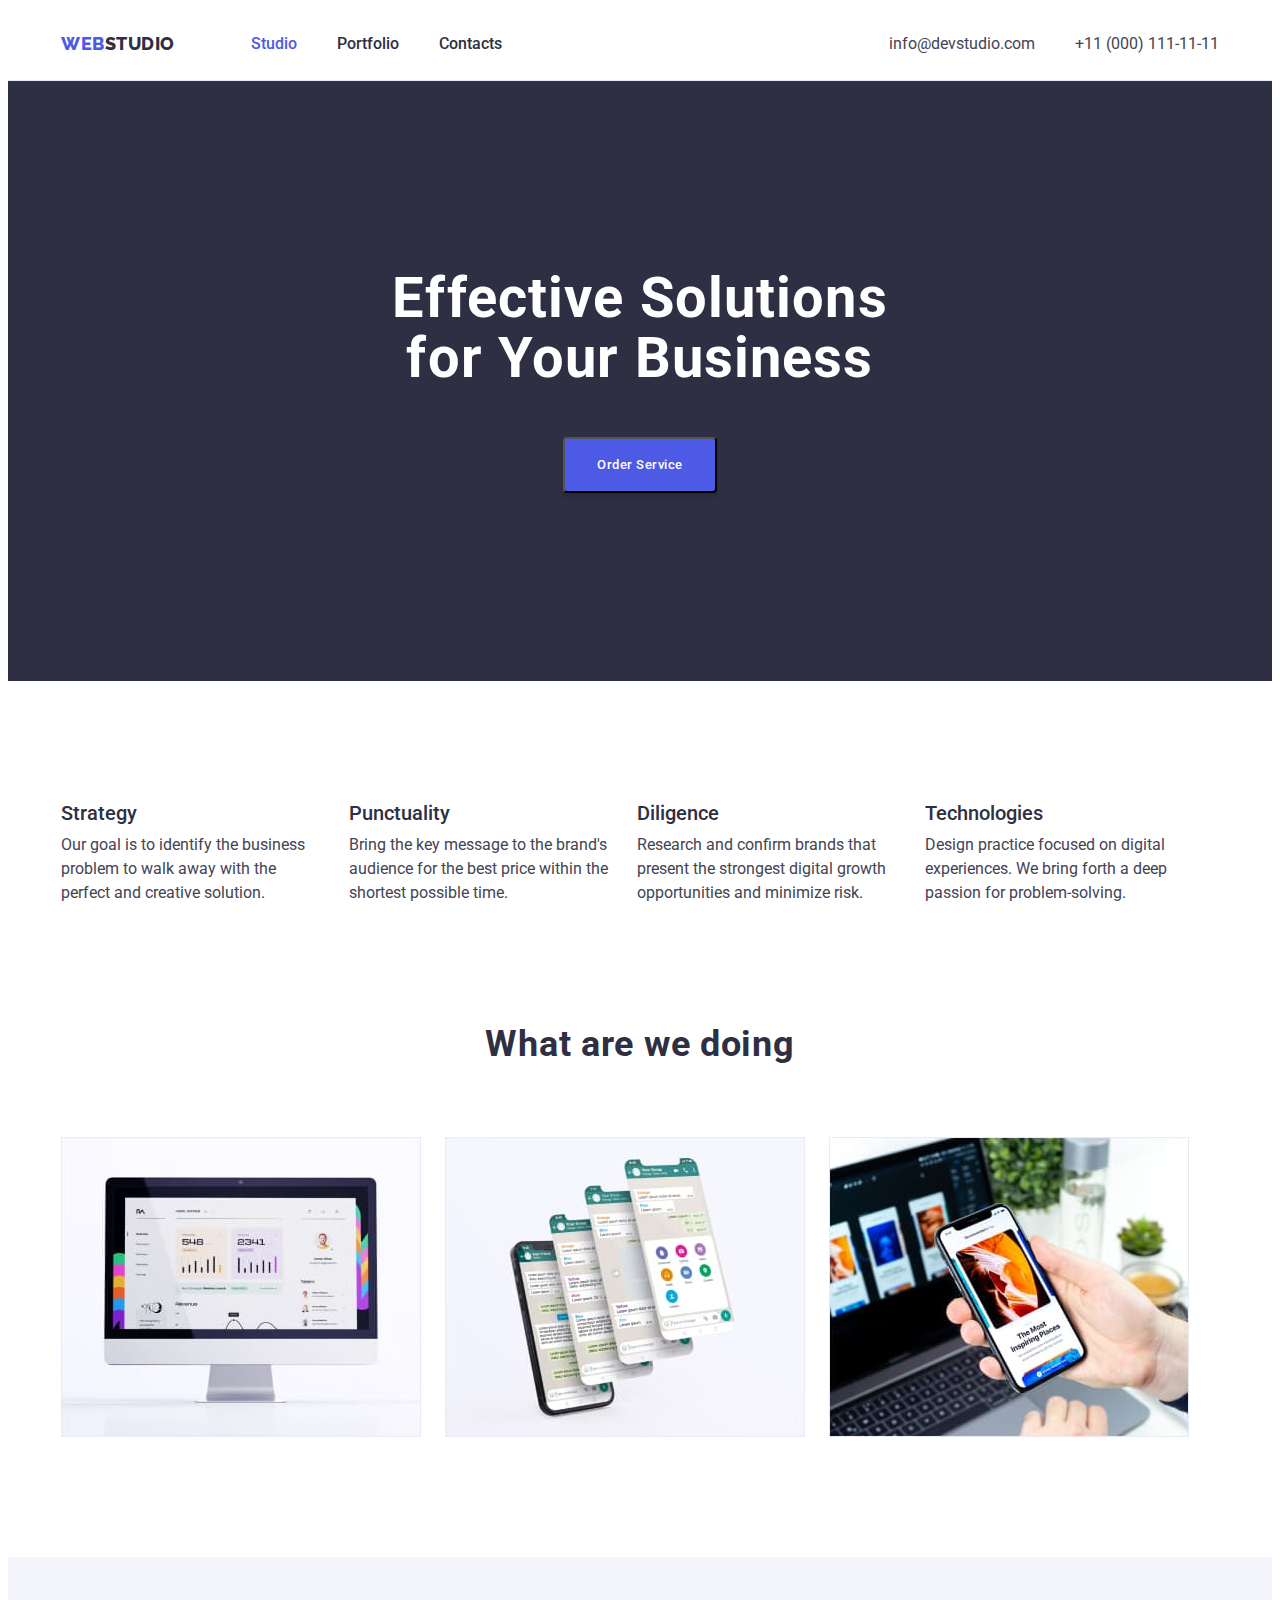
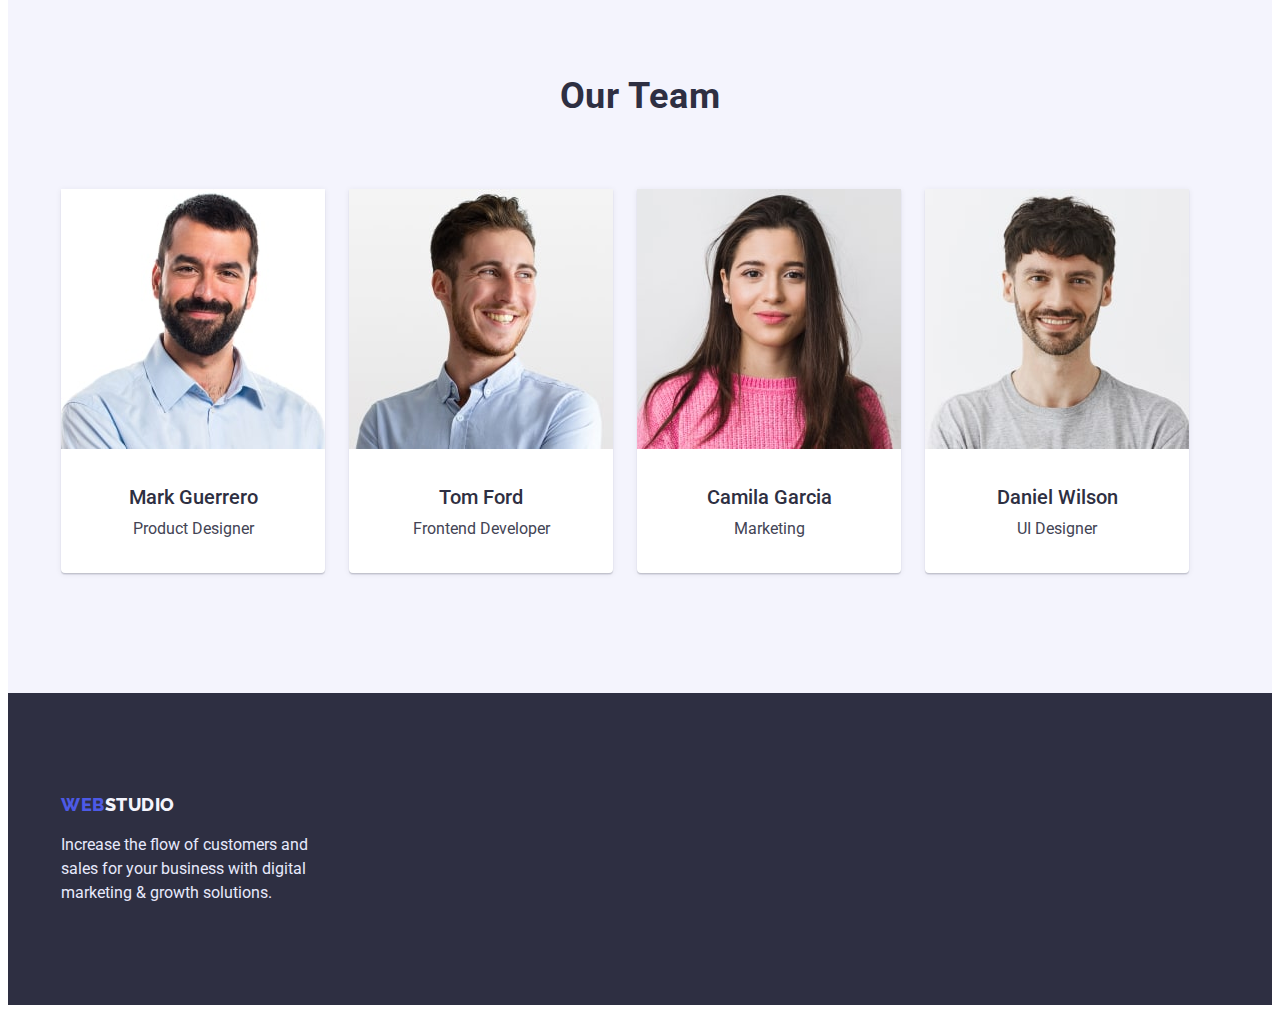
<file: index.html>
<!DOCTYPE html>
<html lang="en">
<head>
    <meta charset="UTF-8">
    <meta http-equiv="X-UA-Compatible" content="IE=edge">
    <meta name="viewport" content="width=device-width, initial-scale=1.0">
    <title>Studio</title>
    <link rel="preconnect" href="https://fonts.googleapis.com">
    <link rel="preconnect" href="https://fonts.gstatic.com" crossorigin>
    <link href="https://fonts.googleapis.com/css2?family=Raleway:wght@800&family=Roboto:wght@400;500;700&display=swap" rel="stylesheet">
    <link rel="stylesheet" href="https://cdnjs.cloudflare.com/ajax/libs/modern-normalize/1.1.0/modern-normalize.min.css" integrity="sha512-wpPYUAdjBVSE4KJnH1VR1HeZfpl1ub8YT/NKx4PuQ5NmX2tKuGu6U/JRp5y+Y8XG2tV+wKQpNHVUX03MfMFn9Q==" crossorigin="anonymous" referrerpolicy="no-referrer" />
    <link rel="stylesheet" href="./css/styles.css" />
</head>
<body>
    <header class="header">
        <div class="container header-container">
    <nav class="header-navigation">
    <a class="header-logo logo link" href="./index.html">WEB<span class="logo-color">STUDIO</span></a>
<ul class="header-list list">
    <li class="header-item"><a class="header-link current" href="./index.html">Studio</a></li>
    <li class="header-item"><a class="header-link" href="./portfolio.html">Portfolio</a></li>
    <li class="header-item"><a class="header-link" href="">Contacts</a></li>
</ul>
</nav>
<address class="header-address cont">
    <ul class="address-list list">
    <li class="address-item"><a class="contact-link link" href="mailto:info@devstudio.com">info@devstudio.com</a></li>
    <li class="address-item"><a class="address-link link" href="tel:+110001111111">+11 (000) 111-11-11</a></li>
    </ul>
</address>
        </div>
       </header>
    <main>
        <section class="hero">
            <div class="container hero-container">
            <h1 class="hero-title">Effective Solutions for Your Business</h1>
            <button class="hero-btn btn" type="button">Order Service</button>
        </div>
        </section>
        <section class="about">
            <div class="container">
            <h2 class="visually-hidden">Information</h2>
            <ul class="about-list list">
                <li class="about-item">
                    <h3 class="about-title title">Strategy</h3>
                        <p class="about-text text">Our goal is to identify the business problem to walk away with the perfect and creative solution.</p>
                </li>
                <li class="about-item">
                    <h3 class="about-title title">Punctuality</h3>
                        <p class="about-text text">Bring the key message to the brand's audience for the best price within the shortest possible time.</p>
                </li>
                <li class="about-item">
                    <h3 class="about-title title">Diligence</h3>
                        <p class="about-text text">Research and confirm brands that present the strongest digital growth opportunities and minimize risk.</p>
                </li>
                <li class="about-item">
                    <h3 class="about-title title">Technologies</h3>
                        <p class="about-text text">Design practice focused on digital experiences. We bring forth a deep passion for problem-solving.</p>
                </li>
            </ul>
            </div>
        </section>
        <section class="doing">
            <div class="container">
            <h2 class="doing-title">What are we doing</h2>
            <ul class="doing-list list">
            <li class="doing-item"><img class="doing-pic" src="./images/monitor.jpg" alt="computer monitor" width="360"></li>
            <li class="doing-item"><img class="doing-pic" src="./images/phone-whatsapp.jpg" alt="phone-whatsapp" width="360"></li>
            <li class="doing-item"><img class="doing-pic" src="./images/phone-laptop.jpg" alt="phone-laptop" width="360"></li>
            </ul>
            </div>
        </section>
        <section class="team">
            <div class="container">
            <h2 class="team-title">Our Team</h2>
            <ul class="team-list list">
             <li class="team-item"><img src="./images/mark.jpg" alt="man with a beard in a shirt" width="264">
                <div class="team-item-wrap">
                <h3 class="team-title-after title">Mark Guerrero</h3>
                <p class="team-text text">Product Designer</p></div></li>
             <li class="team-item"><img src="./images/tom.jpg" alt="smiling guy in shirt" width="264">
                <div class="team-item-wrap">
                <h3 class="team-title-after title">Tom Ford</h3>
                <p class="team-text text">Frontend Developer</p></div></li>
             <li class="team-item"><img src="./images/camila.jpg" alt="girl with dark long hair" width="264">
               <div class="team-item-wrap">
                <h3 class="team-title-after title">Camila Garcia</h3>
                <p class="team-text text">Marketing</p></div></li>
             <li class="team-item"><img src="./images/daniel.jpg" alt="smiling guy with a beard" width="264">
                <div class="team-item-wrap">
                <h3 class="team-title-after title">Daniel Wilson</h3>
                <p class="team-text text">UI Designer</p></div></li>
            </ul>
            </div>
            </section>
    </main>
    <footer>
        <section class="footer">
        <div class="container">
        <a class="footer-logo logo link" href="./index.html">WEB<span class="logo">STUDIO</span></a>
        <p class="footer-text text">
            Increase the flow of customers and sales for your business with digital marketing & growth solutions.
        </p>
        </div>
        </section>
    </footer>
</body>
</html>
</file>
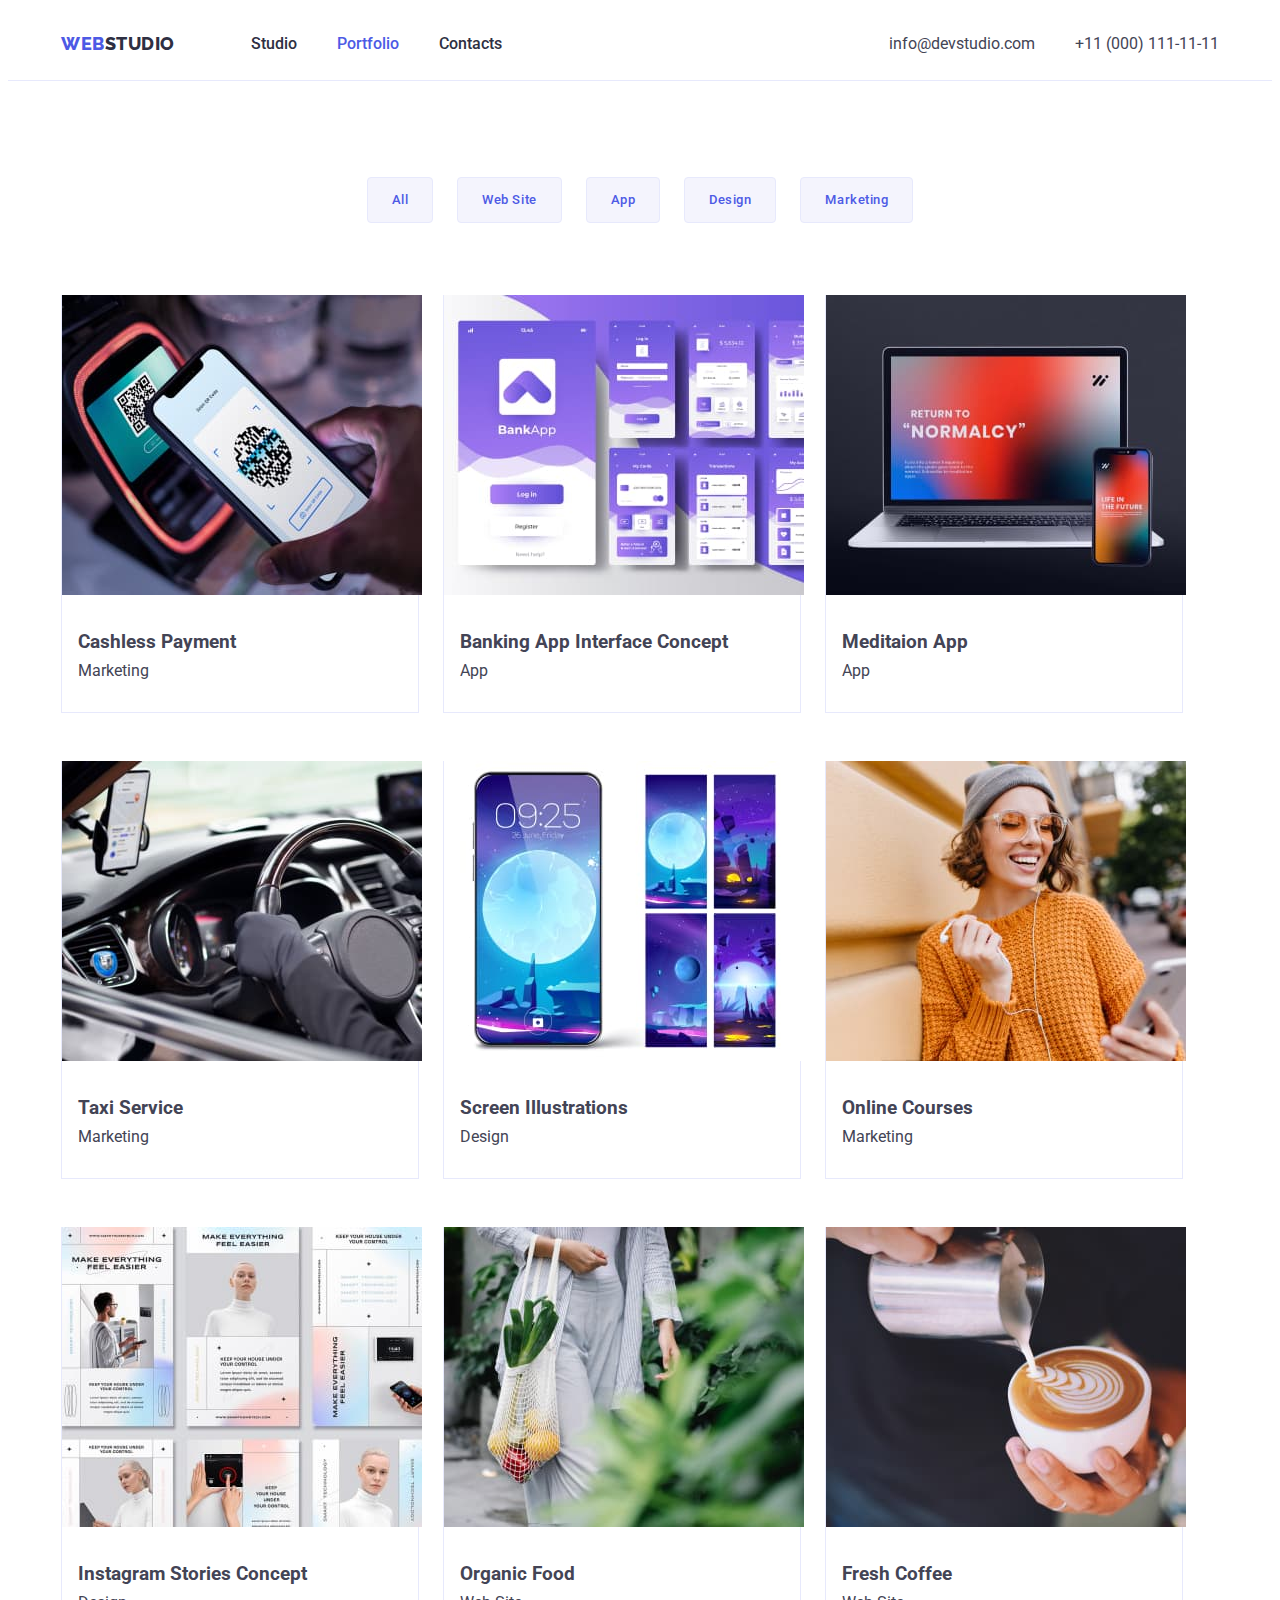
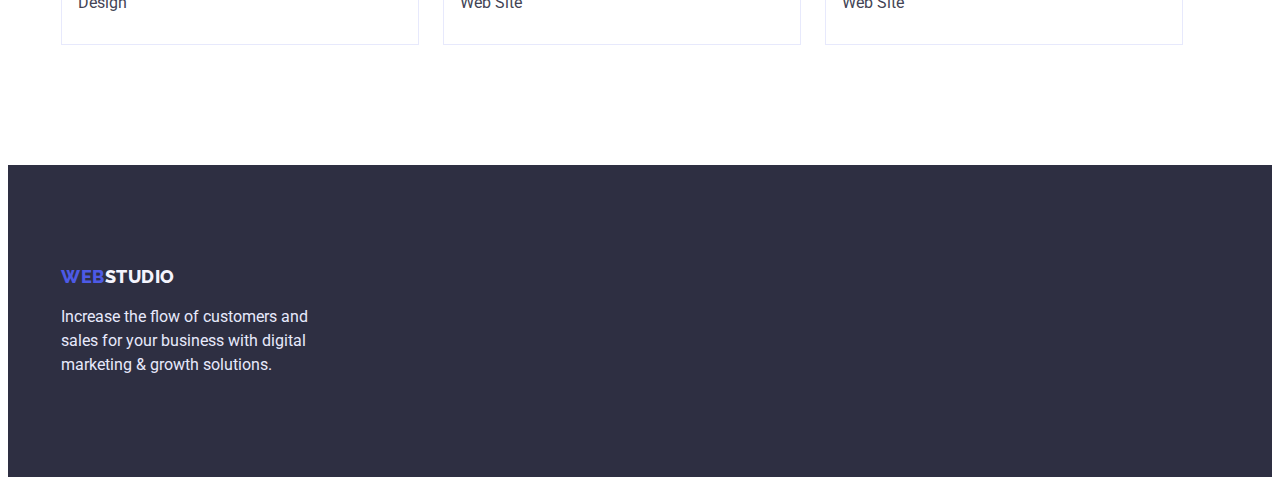
<file: portfolio.html>
<!DOCTYPE html>
<html lang="en">
<head>
    <meta charset="UTF-8">
    <meta http-equiv="X-UA-Compatible" content="IE=edge">
    <meta name="viewport" content="width=device-width, initial-scale=1.0">
    <title>Portfolio</title>
    <link rel="preconnect" href="https://fonts.googleapis.com">
    <link rel="preconnect" href="https://fonts.gstatic.com" crossorigin>
    <link href="https://fonts.googleapis.com/css2?family=Raleway:wght@800&family=Roboto:wght@400;500;700&display=swap" rel="stylesheet">
    <link rel="stylesheet" href="https://cdnjs.cloudflare.com/ajax/libs/modern-normalize/1.1.0/modern-normalize.min.css" integrity="sha512-wpPYUAdjBVSE4KJnH1VR1HeZfpl1ub8YT/NKx4PuQ5NmX2tKuGu6U/JRp5y+Y8XG2tV+wKQpNHVUX03MfMFn9Q==" crossorigin="anonymous" referrerpolicy="no-referrer" />
    <link rel="stylesheet" href="./css/styles.css">
</head>
<body>
        <header class="header">
            <div class="container header-container">
        <nav class="header-navigation">
        <a class="header-logo logo link" href="./index.html">WEB<span class="logo-color">STUDIO</span></a>
    <ul class="header-list list">
        <li class="header-item"><a class="header-link" href="./index.html">Studio</a></li>
        <li class="header-item"><a class="header-link current" href="./portfolio.html">Portfolio</a></li>
        <li class="header-item"><a class="header-link" href="">Contacts</a></li>
    </ul>
    </nav>
    <address class="header-address cont">
        <ul class="address-list list">
        <li class="address-item"><a class="contact-link link" href="mailto:info@devstudio.com">info@devstudio.com</a></li>
        <li class="address-item"><a class="address-link link" href="tel:+110001111111">+11 (000) 111-11-11</a></li>
        </ul>
    </address>
            </div>
           </header>
           <main>
            <section class="gallery">
                <div class="container ">
                <h2 class="visually-hidden">Portfolio</h2>
                <ul class="gallery-nav list">  
                    <li class="gallery-item"><button class="gallery-btn btn list" type="button">All</button></li>
                    <li class="gallery-item"><button class="gallery-btn btn list" type="button">Web Site</button></li>
                    <li class="gallery-item"><button class="gallery-btn btn list" type="button">App</button></li>
                    <li class="gallery-item"><button class="gallery-btn btn list" type="button">Design</button></li>
                    <li class="gallery-item"><button class="gallery-btn btn list" type="button">Marketing</button></li>
                </ul>
                <ul class="gallery-list list">
                    <li class="gallery-item-second"><img src="./images/cashless-payment.jpg" alt="cashless payment" width="360">
                       <div class="gallery-item-wrap">
                        <h3 class="about-title">Cashless Payment</h3>
                        <p class="about-text">Marketing</p></div></li>  
                    <li class="gallery-item-second"><img src="./images/banking-app.jpg" alt="banking-app" width="360">
                        <div class="gallery-item-wrap">
                        <h3 class="about-title">Banking App Interface Concept</h3>
                        <p class="about-text">App</p></div></li>
                    <li class="gallery-item-second"><img src="./images/meditaion-app.jpg" alt="meditaion app" width="360">
                       <div class="gallery-item-wrap">
                        <h3 class="about-title">Meditaion App</h3>
                        <p class="about-text">App</p></div></li>
                    <li class="gallery-item-second"><img src="./images/taxi.jpg" alt="taxi" width="360">
                       <div class="gallery-item-wrap"> 
                        <h3 class="about-title">Taxi Service</h3>
                        <p class="about-text">Marketing</p></div></li>
                    <li class="gallery-item-second"><img src="./images/screen.jpg" alt="screen illustrations" width="360">
                       <div class="gallery-item-wrap"> 
                        <h3 class="about-title">Screen Illustrations</h3>
                        <p class="about-text">Design</p></div></li>
                    <li class="gallery-item-second"><img src="./images/online-cources.jpg" alt="girl in headphones" width="360">
                        <div class="gallery-item-wrap"> 
                        <h3 class="about-title">Online Courses</h3>
                        <p class="about-text">Marketing</p></div></li>
                    <li class="gallery-item-second"><img src="./images/Instagram.jpg" alt="instagram stories" width="360">
                        <div class="gallery-item-wrap">
                        <h3 class="about-title">Instagram Stories Concept</h3>
                        <p class="about-text">Design</p></div></li>
                    <li class="gallery-item-second"><img src="./images/organic-food.jpg" alt="vegetables" width="360">
                       <div class="gallery-item-wrap"> 
                        <h3 class="about-title">Organic Food</h3>
                        <p class="about-text">Web Site</p></div></li>
                    <li class="gallery-item-second"><img src="./images/fresh-coffee.jpg" alt="a cup of coffee" width="360">
                      <div class="gallery-item-wrap">  
                        <h3 class="about-title">Fresh Coffee</h3>
                        <p class="about-text">Web Site</p></div></li>
               </ul>
                </div>
            </section>
           </main>
           <footer>
            <section class="footer">
            <div class="container">
            <a class="footer-logo logo link" href="./index.html">WEB<span class="logo">STUDIO</span></a>
            <p class="footer-text text">
                Increase the flow of customers and sales for your business with digital marketing & growth solutions.
            </p>
            </div>
            </section>
        </footer>
</body>
</html>
</file>
<file: css/styles.css>
:root {
--color-title: #2E2F42;
--color-action: #4D5AE5;
--color-btn-invert: #FFFFFF;
}
body {
font-family: 'Roboto', sans-serif;
font-size: 16px;
color: #434455;
}
.container {
width: 100%;
max-width: 1158px;
padding-left: 15px;
padding-right: 15px;
margin: 0 auto;
}
.list { 
list-style: none;
}
.link {
text-decoration: none;
}
p, h1, h2, h3 {
margin: 0;
}
ul {
margin: 0;
padding-left: 0;
}
.title {
font-weight: 500;
font-size: 20px;
line-height: 1.2;
color: var(--color-title);
}
.text {
font-weight: 400;
line-height: 1.5;
color: #434455;
}
.btn {
font-family: 'Roboto', sans-serif;
font-weight: 500;
line-height: 1.5;
letter-spacing: 0.04em;
color: var(--color-action);
border-radius: 4px;
cursor: pointer;
}

/*--------------------HEADER-------------*/

.header {
display: flex;
background: #FFFFFF;
border-bottom: 1px solid #E7E9FC;
}
.header-container {
display: flex;
  
}
.header-navigation {
display: flex;
align-items: center;
margin-right: auto;
}
.logo {
font-family: 'Raleway', sans-serif;
font-weight: 800;
font-size: 18px;
line-height: 1.33;
letter-spacing: 0.03em;
text-transform: uppercase;
color: #F4F4FD;
}
.header-logo {
color: #4D5AE5;
}
.logo-color {
color: #2E2F42;
margin-right: 76px;
}
.header-list {
display: flex;
}
.header-list .header-item:last-child {
margin-right: 0;
}

.header-item {
margin-right: 40px;}

.header-link {
display: block;
padding-top: 24px;
padding-bottom: 24px;

font-weight: 500;
line-height: 1.5;
color: #2E2F42;
text-decoration: none;
}
.header-link:hover,
.header-link:focus {
color: var(--color-action); 
}
.header-link.current {
color: var(--color-action); 
}
.header-address {
   
}
.cont {
display: flex;
align-items:center;
}
.address-list {
display: flex;  
}
.address-item {

}
.address-list .address-item + .address-item {
margin-left: 40px;
}
.contact-link {
font-style: normal;
line-height: 1.5;
color: #434455;
}
.contact-link:hover,
.contact-link:focus {
color: var(--color-action);
}
.address-link {
line-height: 1.5;
color: #434455;
font-style: normal;
}

/* ------------HERO--------- */

.hero {
padding-top: 188px;
padding-bottom: 188px;

background-color: #2E2F42;
}
.hero-container {
width: 500px;
margin-right: auto;
margin-left: auto;
padding-left: 0;
padding-right: 0; 
}
.hero-title {
font-size: 56px;
line-height: 1.07;
text-align: center;
letter-spacing: 0.02em;
color: #FFFFFF;
}
  
.hero-btn {
margin-top: 48px;
text-align: center;
display: flex;
flex-direction: row;
align-items: flex-start;
padding: 16px 32px;
margin-right: auto;
margin-left: auto;

color: var(--color-btn-invert);
background: var(--color-action);
box-shadow: 0px 4px 4px rgba(0, 0, 0, 0.15);
}
.hero-btn:hover,
.hero-btn:focus {
background-color:#404BBF
}


/* ---------------ABOUT---------------------- */
.about {
padding-top: 120px;
padding-bottom: 120px; 
}
.visually-hidden {
position: absolute;
width: 1px;
height: 1px;
margin: -1px;
border: 0;
padding: 0;
white-space: nowrap;
clip-path: inset(100%);
clip: rect(0 0 0 0);
overflow: hidden;
}
.about-list {
display: flex;
flex-wrap: wrap;
}

.about-item {
margin-right: 24px;
width: 264px;
}
.about-item:last-child {
margin-right: 0;
}
.about-title {
margin-bottom: 8px;
}
.title {
}
.about-text {
}
.text {
}
/* -----------------DOING------------------- */
.doing {
padding-bottom: 120px;
}
.doing-title {
display: flex;
justify-content: center;
margin-bottom: 72px; 
font-size: 36px;
line-height: 1.11;
letter-spacing: 0.02em;
color: var(--color-title);
}
.doing-list {
display: flex;
flex-wrap: wrap;
}
.doing-item {
margin-right: 24px;
}
.doing-item:last-child {
margin-right: 0;
}
.doing-pic {
display: block;
}
/* ------------------TEAM-------------------- */

.team {
padding-bottom: 120px;
background: #F4F4FD;
padding-top: 120px;
}
.team-title {
display: flex;
justify-content: center;
margin-bottom: 72px;
font-size: 36px;
line-height: 1.11;
letter-spacing: 0.02em;
color: var(--color-title);
}
.team-list {
display: flex;
flex-wrap: wrap;
}
.team-item {
margin-right: 24px;
background: #FFFFFF;
box-shadow: 0px 1px 6px rgba(46, 47, 66, 0.08), 0px 1px 1px rgba(46, 47, 66, 0.16), 0px 2px 1px rgba(46, 47, 66, 0.08);
border-radius: 0px 0px 4px 4px;
}
.team-item:last-child {
margin-right: 0;
}
.team-item-wrap {
 padding-top: 32px;
 padding-bottom: 32px;
}
.team-title-after {
display: flex;
justify-content: center;
margin-bottom: 8px;
}

.team-text {
display: flex;
justify-content: center;
}


/* ------------------FOOTER------------- */ 
.footer {
padding-top: 100px;
padding-bottom: 100px;
background: #2E2F42;
}
.footer-logo {
display: inline-block;
color: #4D5AE5;
margin-bottom: 16px;
background: #2E2F42;
}

.footer-text {
max-width: 264px;
max-height: 110px;
color: #E7E9FC;
background: #2E2F42;
}



/* ------------------PORTFOLIO----------- */
.gallery {
display: flex;
padding-top: 96px;
padding-bottom: 120px;
}
.gallery-nav {
display: flex;
margin-right: auto;
margin-left: auto;
justify-content: center;
margin-bottom: 72px;
}
.gallery-item {
margin-right: 24px;
}

.gallery-item:last-child {
  margin-right: 0;
}
.gallery-btn {
flex-direction: row;
justify-content: center;
align-items: center;
padding: 12px 24px;
background: #F4F4FD;
border: 1px solid #E7E9FC;
}
.gallery-btn:hover,
.gallery-btn:focus {
color: var(--color-btn-invert);
background: #404BBF;
}
.gallery-list {
display: flex;
flex-wrap: wrap; 
}
.gallery-item-second {
margin-right: 24px;
margin-bottom: 48px;
max-width: 358px;
background: #FFFFFF;
border-right: 1px solid #E7E9FC;
border-bottom: 1px solid #E7E9FC;
border-left: 1px solid #E7E9FC;
box-sizing: border-box;
 }
.gallery-item-second:nth-child(3n) {
margin-right: 0;
}
.gallery-item-second:nth-last-child(-n+3) {
margin-bottom: 0;
}

 .gallery-item-wrap {
  padding-top: 32px;
  padding-bottom: 32px;
  padding-left: 16px;

}
</file>
